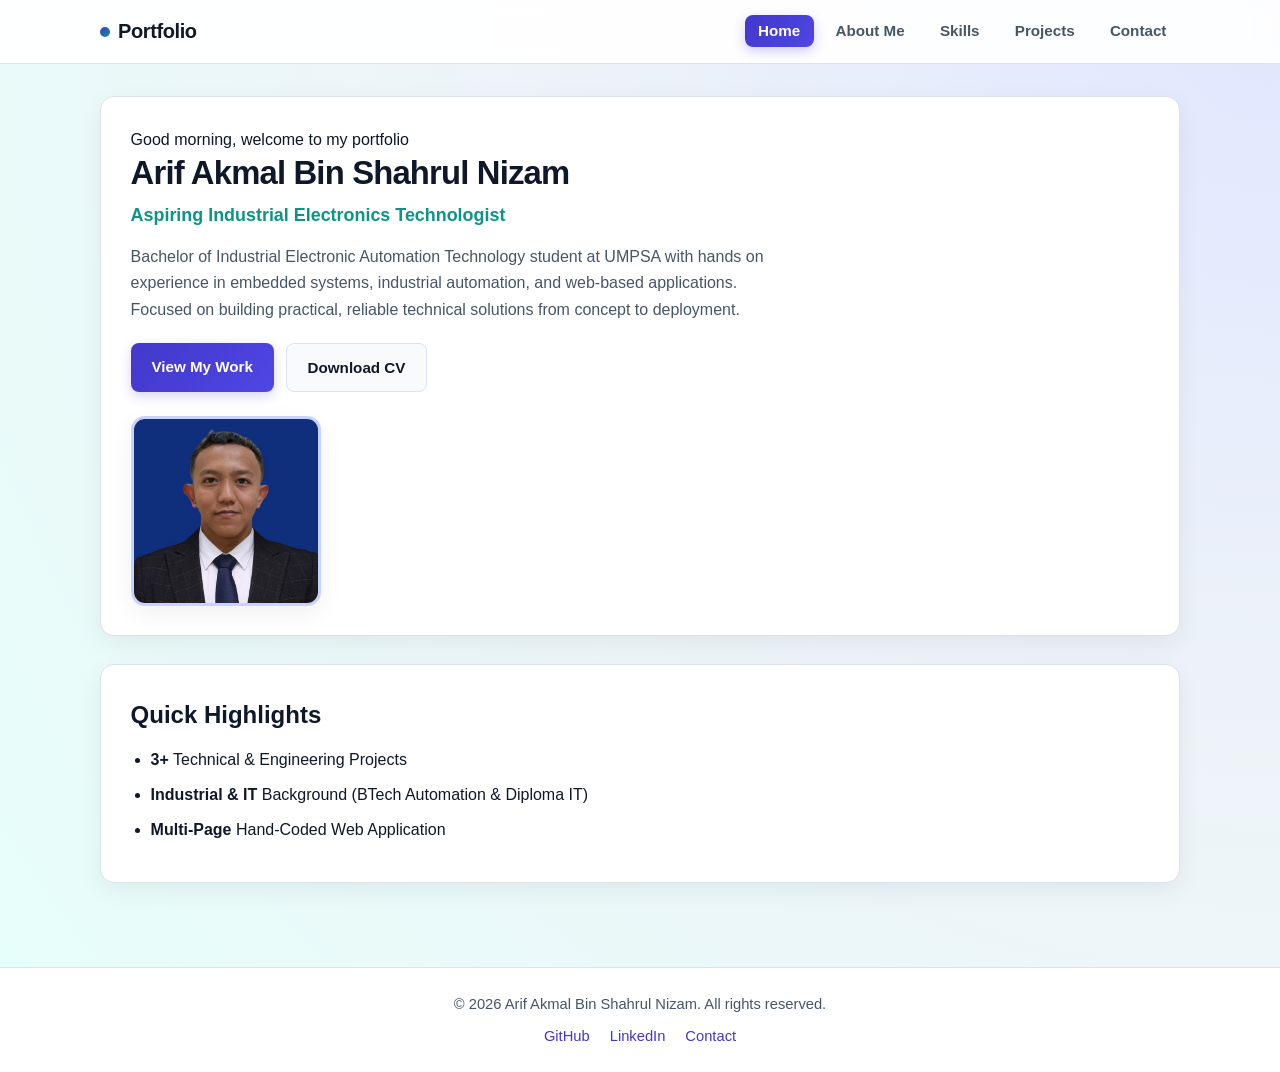
<file: index.html>
<!DOCTYPE html>
<html lang="en">
<head>
  <meta charset="UTF-8">
  <meta name="viewport" content="width=device-width, initial-scale=1.0">
  <title>Home | Personal Portfolio</title>
  <link rel="stylesheet" href="css/style.css">
</head>
<body>
  <header>
    <nav aria-label="Primary Navigation">
      <a href="index.html" class="brand">Portfolio</a>
      <button type="button" id="menu-toggle" aria-expanded="false" aria-label="Toggle navigation">Menu</button>
      <ul class="nav-links" id="nav-links">
        <li><a href="index.html" class="active" aria-current="page">Home</a></li>
        <li><a href="about.html">About Me</a></li>
        <li><a href="skills.html">Skills</a></li>
        <li><a href="projects.html">Projects</a></li>
        <li><a href="contact.html">Contact</a></li>
      </ul>
    </nav>
  </header>

  <main>
    <section class="hero">
      <p id="greeting" class="greeting">Welcome</p>
      <h1>Arif Akmal Bin Shahrul Nizam</h1>
      <p class="tagline">Aspiring <span id="typing-text">Industrial Electronics Technologist</span></p>
      <p class="intro">
        Bachelor of Industrial Electronic Automation Technology student at UMPSA with hands on experience
        in embedded systems, industrial automation, and web-based applications. Focused on building practical,
        reliable technical solutions from concept to deployment.
      </p>
      <div class="cta-group">
        <a href="projects.html" class="btn btn-primary">View My Work</a>
        <a href="docs/resume.pdf" class="btn btn-secondary" download>Download CV</a>
      </div>
      <img src="images/profile.jpg" alt="Portrait of Arif Akmal Bin Shahrul Nizam" class="profile-photo">
    </section>

    <section class="highlights">
      <h2>Quick Highlights</h2>
      <ul>
        <li><strong>3+</strong> Technical & Engineering Projects</li>
        <li><strong>Industrial & IT</strong> Background (BTech Automation & Diploma IT)</li>
        <li><strong>Multi-Page</strong> Hand-Coded Web Application</li>
      </ul>
    </section>
  </main>

  <footer>
    <p>© <span id="year">2026</span> Arif Akmal Bin Shahrul Nizam. All rights reserved.</p>
    <ul class="footer-links">
      <li><a href="https://github.com" target="_blank" rel="noopener noreferrer">GitHub</a></li>
      <li><a href="https://linkedin.com" target="_blank" rel="noopener noreferrer">LinkedIn</a></li>
      <li><a href="contact.html">Contact</a></li>
    </ul>
  </footer>

  <script src="js/script.js"></script>
</body>
</html>
</file>
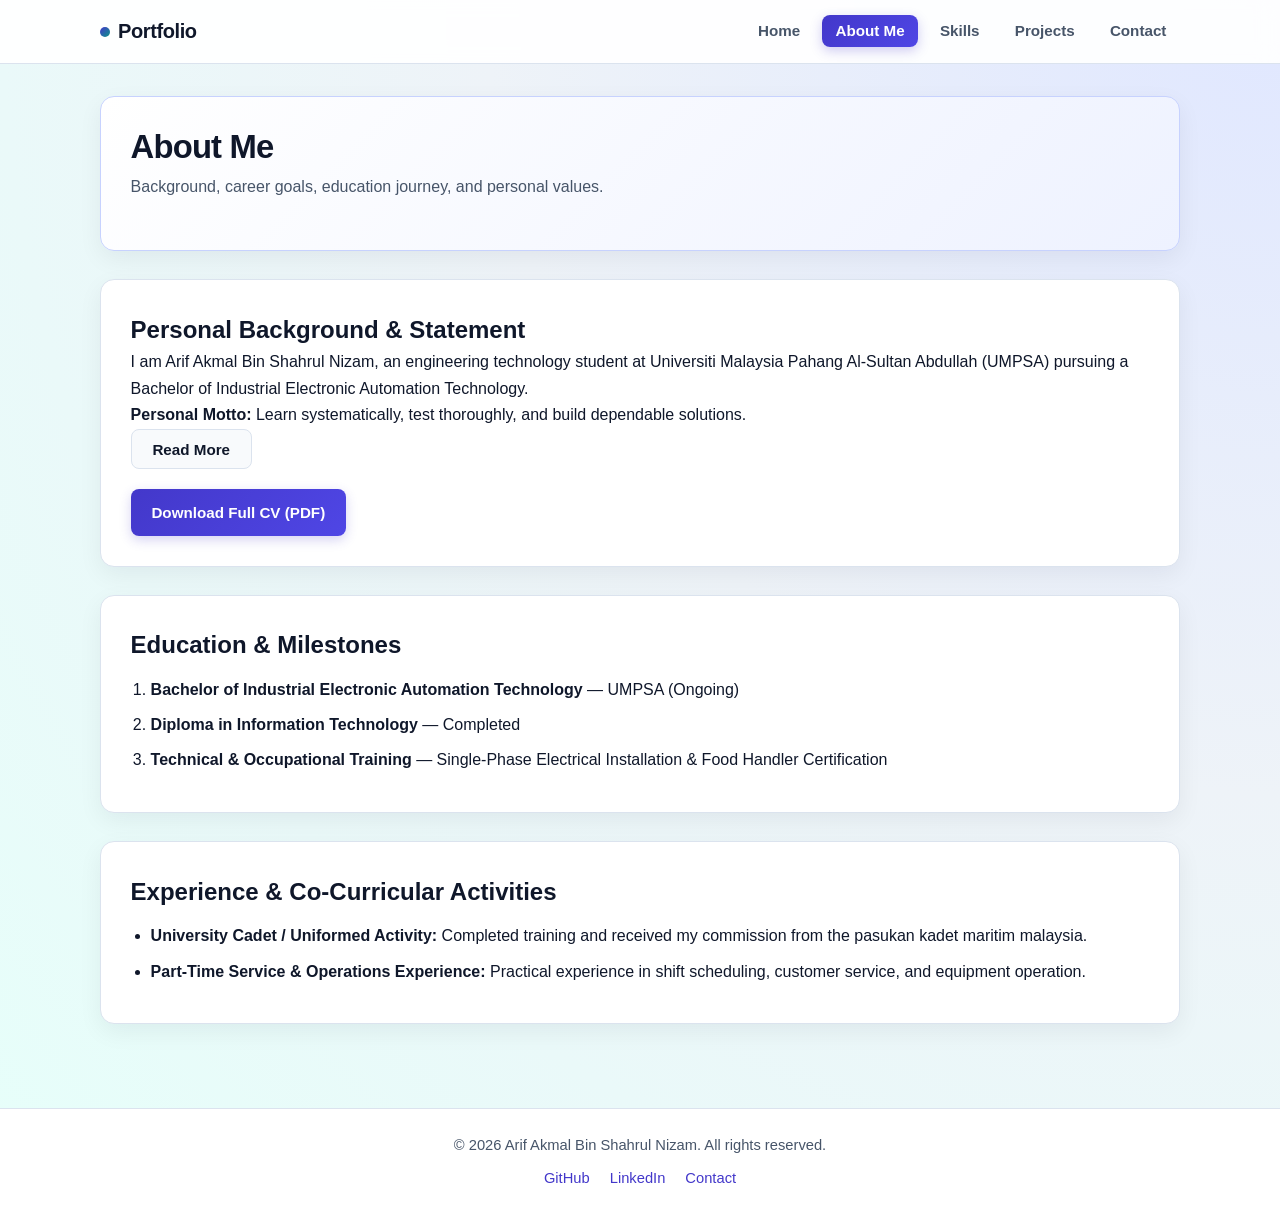
<file: about.html>
<!DOCTYPE html>
<html lang="en">
<head>
  <meta charset="UTF-8">
  <meta name="viewport" content="width=device-width, initial-scale=1.0">
  <title>About Me | Personal Portfolio</title>
  <link rel="stylesheet" href="css/style.css">
</head>
<body>
  <header>
    <nav aria-label="Primary Navigation">
      <a href="index.html" class="brand">Portfolio</a>
      <button type="button" id="menu-toggle" aria-expanded="false" aria-label="Toggle navigation">Menu</button>
      <ul class="nav-links" id="nav-links">
        <li><a href="index.html">Home</a></li>
        <li><a href="about.html" class="active" aria-current="page">About Me</a></li>
        <li><a href="skills.html">Skills</a></li>
        <li><a href="projects.html">Projects</a></li>
        <li><a href="contact.html">Contact</a></li>
      </ul>
    </nav>
  </header>

  <main>
    <section class="page-header">
      <h1>About Me</h1>
      <p>Background, career goals, education journey, and personal values.</p>
    </section>

    <section class="about-profile">
      <h2>Personal Background & Statement</h2>
      <p>
        I am Arif Akmal Bin Shahrul Nizam, an engineering technology student at Universiti Malaysia Pahang
        Al-Sultan Abdullah (UMPSA) pursuing a Bachelor of Industrial Electronic Automation Technology.
      </p>
      <p>
        <strong>Personal Motto:</strong> Learn systematically, test thoroughly, and build dependable solutions.
      </p>

      <button type="button" id="read-more-btn" class="btn btn-secondary" aria-expanded="false" aria-controls="more-about">
        Read More
      </button>

      <div id="more-about" class="collapsible-content" hidden>
        <h3>Short & Long-Term Career Goals</h3>
        <p>
          In the short term, I aim to gain practical industry exposure through industrial training and
          entry-level engineering technology roles in automation, embedded systems, or system development.
          In the long term, I aim to grow into a versatile Engineering Technologist capable of designing,
          integrating, and maintaining reliable industrial and software systems.
        </p>

        <h3>Interests & Fun Facts</h3>
        <ul>
          <li>Interested in industrial communication protocols, microcontrollers, circuit simulation, and web/mobile apps.</li>
          <li>Enjoy hands-on technical troubleshooting, structured problem-solving, and gaming in my spare time.</li>
          <li>Fun fact: I bridge both IT software fundamentals and industrial electronic hardware workflows.</li>
        </ul>
      </div>

      <p class="cv-download">
        <a href="docs/resume.pdf" class="btn btn-primary" download>Download Full CV (PDF)</a>
      </p>
    </section>

    <section class="education-section">
      <h2>Education & Milestones</h2>
      <ol class="timeline">
        <li>
          <strong>Bachelor of Industrial Electronic Automation Technology</strong> — UMPSA (Ongoing)
        </li>
        <li>
          <strong>Diploma in Information Technology</strong> — Completed
        </li>
        <li>
          <strong>Technical & Occupational Training</strong> — Single-Phase Electrical Installation & Food Handler Certification
        </li>
      </ol>
    </section>

    <section class="experience-section">
      <h2>Experience & Co-Curricular Activities</h2>
      <ul>
        <li>
          <strong>University Cadet / Uniformed Activity:</strong> Completed training and received my commission from the pasukan kadet maritim malaysia.
        </li>
        <li>
          <strong>Part-Time Service & Operations Experience:</strong> Practical experience in shift scheduling, customer service, and equipment operation.
        </li>
      </ul>
    </section>
  </main>

  <footer>
    <p>© <span id="year">2026</span> Arif Akmal Bin Shahrul Nizam. All rights reserved.</p>
    <ul class="footer-links">
      <li><a href="https://github.com" target="_blank" rel="noopener noreferrer">GitHub</a></li>
      <li><a href="https://linkedin.com" target="_blank" rel="noopener noreferrer">LinkedIn</a></li>
      <li><a href="contact.html">Contact</a></li>
    </ul>
  </footer>

  <script src="js/script.js"></script>
</body>
</html>
</file>
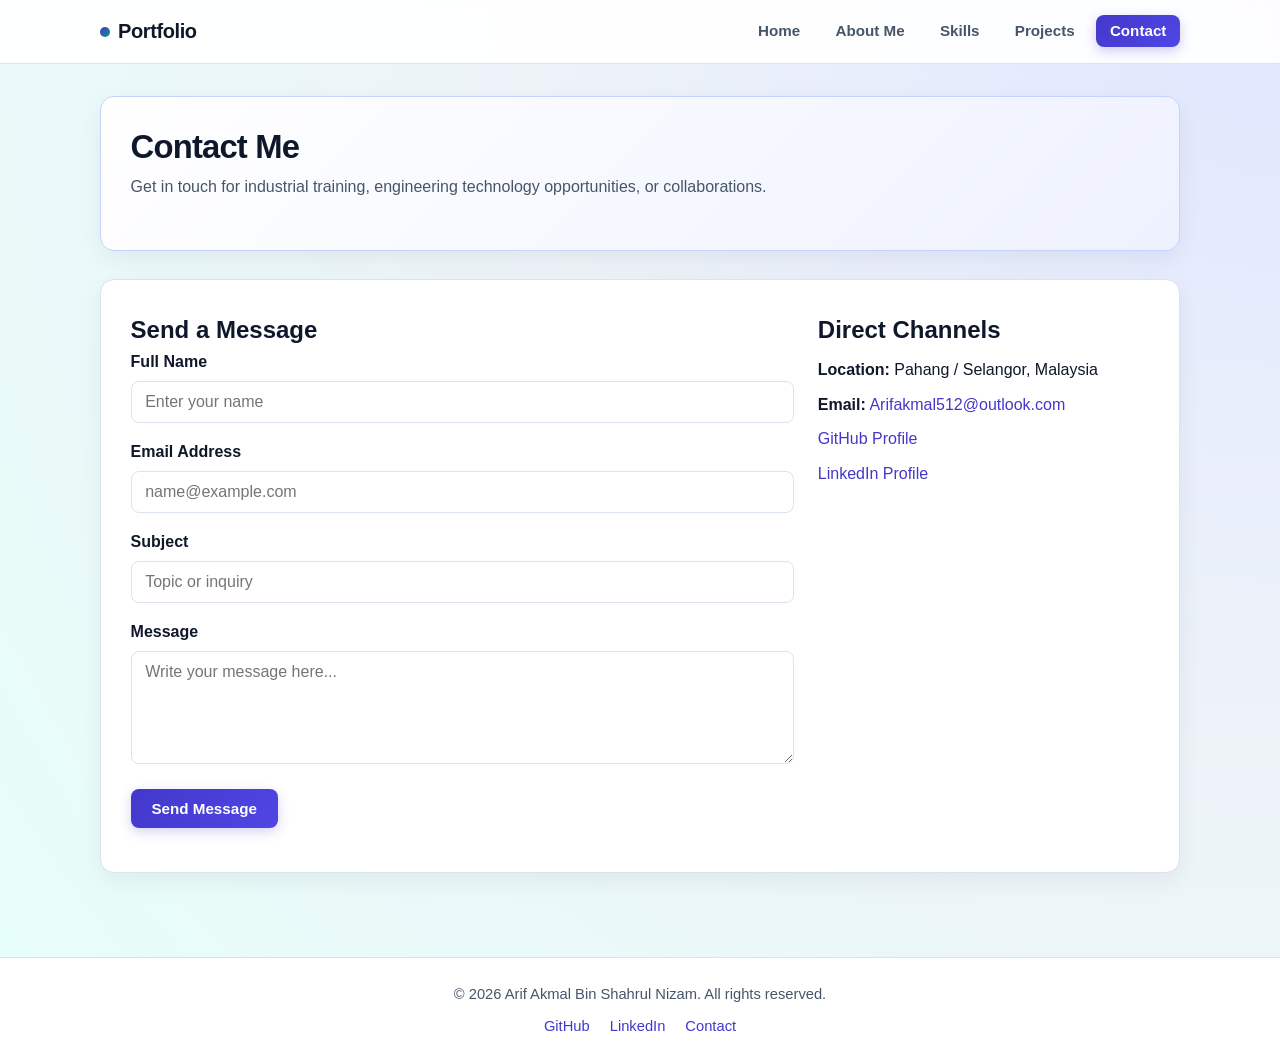
<file: contact.html>
<!DOCTYPE html>
<html lang="en">
<head>
  <meta charset="UTF-8">
  <meta name="viewport" content="width=device-width, initial-scale=1.0">
  <title>Contact | Personal Portfolio</title>
  <link rel="stylesheet" href="css/style.css">
</head>
<body>
  <header>
    <nav aria-label="Primary Navigation">
      <a href="index.html" class="brand">Portfolio</a>
      <button type="button" id="menu-toggle" aria-expanded="false" aria-label="Toggle navigation">Menu</button>
      <ul class="nav-links" id="nav-links">
        <li><a href="index.html">Home</a></li>
        <li><a href="about.html">About Me</a></li>
        <li><a href="skills.html">Skills</a></li>
        <li><a href="projects.html">Projects</a></li>
        <li><a href="contact.html" class="active" aria-current="page">Contact</a></li>
      </ul>
    </nav>
  </header>

  <main>
    <section class="page-header">
      <h1>Contact Me</h1>
      <p>Get in touch for industrial training, engineering technology opportunities, or collaborations.</p>
    </section>

    <section class="contact-layout">
      <div class="contact-form-box">
        <h2>Send a Message</h2>
        <form id="contact-form" novalidate>
          <div class="form-group">
            <label for="name">Full Name</label>
            <input type="text" id="name" name="name" placeholder="Enter your name">
            <small class="error-msg" id="name-error" aria-live="polite"></small>
          </div>

          <div class="form-group">
            <label for="email">Email Address</label>
            <input type="email" id="email" name="email" placeholder="name@example.com">
            <small class="error-msg" id="email-error" aria-live="polite"></small>
          </div>

          <div class="form-group">
            <label for="subject">Subject</label>
            <input type="text" id="subject" name="subject" placeholder="Topic or inquiry">
            <small class="error-msg" id="subject-error" aria-live="polite"></small>
          </div>

          <div class="form-group">
            <label for="message">Message</label>
            <textarea id="message" name="message" rows="5" placeholder="Write your message here..."></textarea>
            <small class="error-msg" id="message-error" aria-live="polite"></small>
          </div>

          <button type="submit" class="btn btn-primary">Send Message</button>
          <p id="form-status" class="form-status" role="status" aria-live="polite"></p>
        </form>
      </div>

      <aside class="contact-details">
        <h2>Direct Channels</h2>
        <p><strong>Location:</strong> Pahang / Selangor, Malaysia</p>
        <p><strong>Email:</strong> <a href="mailto:Arifakmal512@outlook.com">Arifakmal512@outlook.com</a></p>
        <ul class="social-list">
          <li><a href="https://github.com" target="_blank" rel="noopener noreferrer">GitHub Profile</a></li>
          <li><a href="https://linkedin.com" target="_blank" rel="noopener noreferrer">LinkedIn Profile</a></li>
        </ul>
      </aside>
    </section>
  </main>

  <footer>
    <p>© <span id="year">2026</span> Arif Akmal Bin Shahrul Nizam. All rights reserved.</p>
    <ul class="footer-links">
      <li><a href="https://github.com" target="_blank" rel="noopener noreferrer">GitHub</a></li>
      <li><a href="https://linkedin.com" target="_blank" rel="noopener noreferrer">LinkedIn</a></li>
      <li><a href="contact.html">Contact</a></li>
    </ul>
  </footer>

  <script src="js/script.js"></script>
  <script>
    (function () {
      const form = document.getElementById("contact-form");
      if (!form) return;

      form.addEventListener("submit", function (e) {
        e.preventDefault();

        const nameInput = document.getElementById("name");
        const emailInput = document.getElementById("email");
        const subjectInput = document.getElementById("subject");
        const messageInput = document.getElementById("message");

        const nameError = document.getElementById("name-error");
        const emailError = document.getElementById("email-error");
        const subjectError = document.getElementById("subject-error");
        const messageError = document.getElementById("message-error");
        const statusEl = document.getElementById("form-status");

        const name = nameInput ? nameInput.value.trim() : "";
        const email = emailInput ? emailInput.value.trim() : "";
        const subjectText = subjectInput ? subjectInput.value.trim() : "";
        const message = messageInput ? messageInput.value.trim() : "";

        if (nameError) nameError.textContent = "";
        if (emailError) emailError.textContent = "";
        if (subjectError) subjectError.textContent = "";
        if (messageError) messageError.textContent = "";
        if (statusEl) statusEl.textContent = "";

        let isValid = true;
        const emailPattern = /^[^\s@]+@[^\s@]+\.[^\s@]+$/;

        if (!name) {
          if (nameError) nameError.textContent = "Please enter your full name.";
          isValid = false;
        }

        if (!email || !emailPattern.test(email)) {
          if (emailError) emailError.textContent = "Please enter a valid email address.";
          isValid = false;
        }

        if (!message) {
          if (messageError) messageError.textContent = "Please enter your message.";
          isValid = false;
        }

        if (!isValid) {
          if (statusEl) statusEl.textContent = "Please fix the highlighted fields above.";
          return;
        }

        const recipient = "Arifakmal512@outlook.com";
        const finalSubject = encodeURIComponent(
          subjectText ? subjectText : `Portfolio Inquiry from ${name}`
        );
        const finalBody = encodeURIComponent(
          `Name: ${name}\nEmail: ${email}\n\nMessage:\n${message}`
        );

        if (statusEl) {
          statusEl.textContent = "Opening your email app...";
        }

        window.location.href = `mailto:${recipient}?subject=${finalSubject}&body=${finalBody}`;
      });
    })();
  </script>
</body>
</html>
</file>
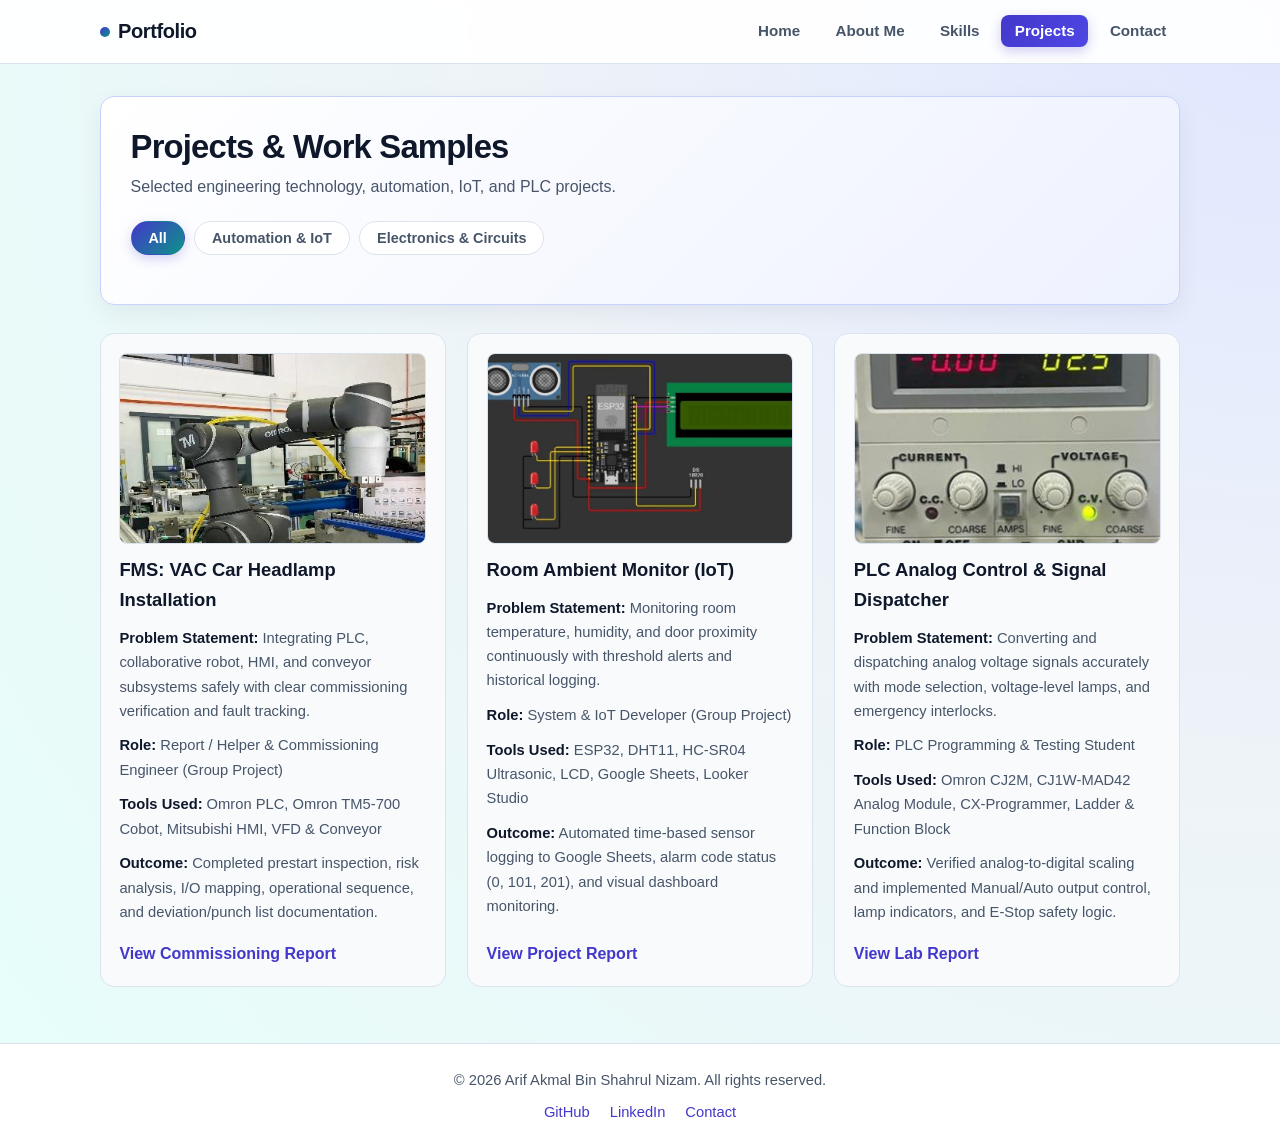
<file: projects.html>
<!DOCTYPE html>
<html lang="en">
<head>
  <meta charset="UTF-8">
  <meta name="viewport" content="width=device-width, initial-scale=1.0">
  <title>Projects | Personal Portfolio</title>
  <link rel="stylesheet" href="css/style.css">
</head>
<body>
  <header>
    <nav aria-label="Primary Navigation">
      <a href="index.html" class="brand">Portfolio</a>
      <button type="button" id="menu-toggle" aria-expanded="false" aria-label="Toggle navigation">Menu</button>
      <ul class="nav-links" id="nav-links">
        <li><a href="index.html">Home</a></li>
        <li><a href="about.html">About Me</a></li>
        <li><a href="skills.html">Skills</a></li>
        <li><a href="projects.html" class="active" aria-current="page">Projects</a></li>
        <li><a href="contact.html">Contact</a></li>
      </ul>
    </nav>
  </header>

  <main>
    <section class="page-header">
      <h1>Projects & Work Samples</h1>
      <p>Selected engineering technology, automation, IoT, and PLC projects.</p>
      <div class="filter-buttons" role="group" aria-label="Filter projects by category">
        <button type="button" class="filter-btn active" data-filter="all">All</button>
        <button type="button" class="filter-btn" data-filter="automation">Automation & IoT</button>
        <button type="button" class="filter-btn" data-filter="electronics">Electronics & Circuits</button>
      </div>
    </section>

    <div class="projects-grid">
      <article class="project-card" data-category="automation">
        <img src="images/project-iot.jpg" alt="Flexible Manufacturing System Headlamp Installation">
        <h2>FMS: VAC Car Headlamp Installation</h2>
        <p><strong>Problem Statement:</strong> Integrating PLC, collaborative robot, HMI, and conveyor subsystems safely with clear commissioning verification and fault tracking.</p>
        <p><strong>Role:</strong> Report / Helper & Commissioning Engineer (Group Project)</p>
        <p><strong>Tools Used:</strong> Omron PLC, Omron TM5-700 Cobot, Mitsubishi HMI, VFD & Conveyor</p>
        <p><strong>Outcome:</strong> Completed prestart inspection, risk analysis, I/O mapping, operational sequence, and deviation/punch list documentation.</p>
        <a href="docs/ReportProjectFMS.pdf" class="project-link" target="_blank" rel="noopener noreferrer">View Commissioning Report</a>
      </article>

      <article class="project-card" data-category="automation">
        <img src="images/project-circuit.jpg" alt="Room Ambient Monitor IoT System">
        <h2>Room Ambient Monitor (IoT)</h2>
        <p><strong>Problem Statement:</strong> Monitoring room temperature, humidity, and door proximity continuously with threshold alerts and historical logging.</p>
        <p><strong>Role:</strong> System & IoT Developer (Group Project)</p>
        <p><strong>Tools Used:</strong> ESP32, DHT11, HC-SR04 Ultrasonic, LCD, Google Sheets, Looker Studio</p>
        <p><strong>Outcome:</strong> Automated time-based sensor logging to Google Sheets, alarm code status (0, 101, 201), and visual dashboard monitoring.</p>
        <a href="docs/RoomAmbientMonitorReport.pdf" class="project-link" target="_blank" rel="noopener noreferrer">View Project Report</a>
      </article>

      <article class="project-card" data-category="electronics">
        <img src="images/project-web.jpg" alt="PLC Analog Control and Signal Dispatcher">
        <h2>PLC Analog Control & Signal Dispatcher</h2>
        <p><strong>Problem Statement:</strong> Converting and dispatching analog voltage signals accurately with mode selection, voltage-level lamps, and emergency interlocks.</p>
        <p><strong>Role:</strong> PLC Programming & Testing Student</p>
        <p><strong>Tools Used:</strong> Omron CJ2M, CJ1W-MAD42 Analog Module, CX-Programmer, Ladder & Function Block</p>
        <p><strong>Outcome:</strong> Verified analog-to-digital scaling and implemented Manual/Auto output control, lamp indicators, and E-Stop safety logic.</p>
        <a href="docs/Lab2PLCAnalogControl.pdf" class="project-link" target="_blank" rel="noopener noreferrer">View Lab Report</a>
      </article>
    </div>
  </main>

  <footer>
    <p>© <span id="year">2026</span> Arif Akmal Bin Shahrul Nizam. All rights reserved.</p>
    <ul class="footer-links">
      <li><a href="https://github.com" target="_blank" rel="noopener noreferrer">GitHub</a></li>
      <li><a href="https://linkedin.com" target="_blank" rel="noopener noreferrer">LinkedIn</a></li>
      <li><a href="contact.html">Contact</a></li>
    </ul>
  </footer>

  <script src="js/script.js"></script>
</body>
</html>
</file>
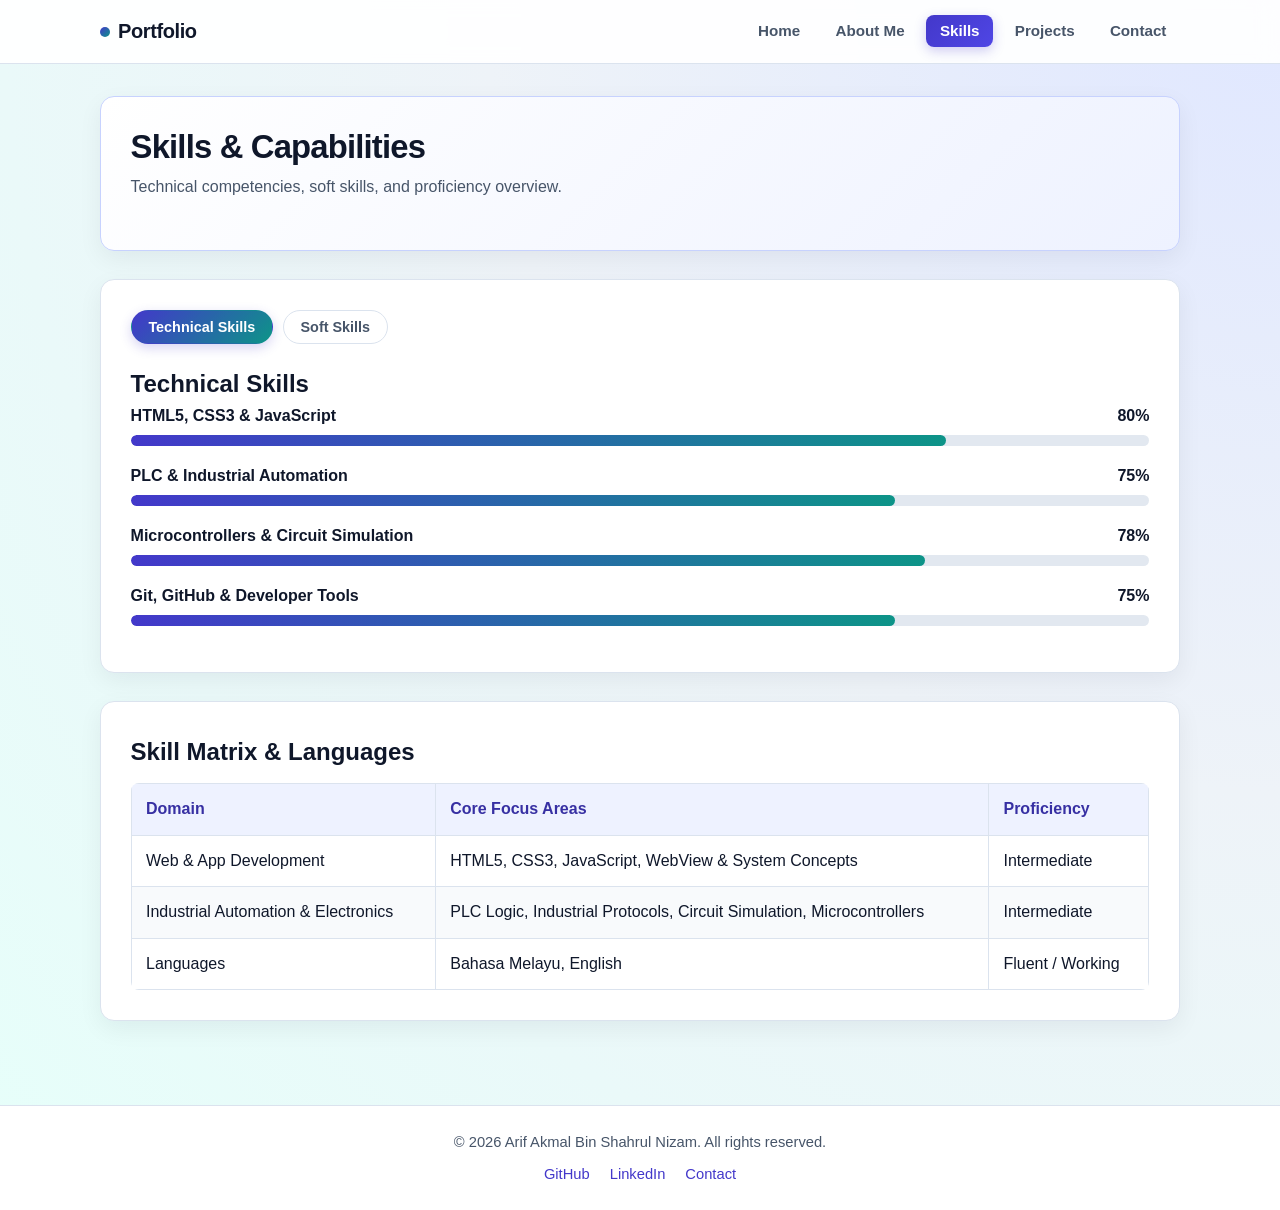
<file: skills.html>
<!DOCTYPE html>
<html lang="en">
<head>
  <meta charset="UTF-8">
  <meta name="viewport" content="width=device-width, initial-scale=1.0">
  <title>Skills | Personal Portfolio</title>
  <link rel="stylesheet" href="css/style.css">
</head>
<body>
  <header>
    <nav aria-label="Primary Navigation">
      <a href="index.html" class="brand">Portfolio</a>
      <button type="button" id="menu-toggle" aria-expanded="false" aria-label="Toggle navigation">Menu</button>
      <ul class="nav-links" id="nav-links">
        <li><a href="index.html">Home</a></li>
        <li><a href="about.html">About Me</a></li>
        <li><a href="skills.html" class="active" aria-current="page">Skills</a></li>
        <li><a href="projects.html">Projects</a></li>
        <li><a href="contact.html">Contact</a></li>
      </ul>
    </nav>
  </header>

  <main>
    <section class="page-header">
      <h1>Skills & Capabilities</h1>
      <p>Technical competencies, soft skills, and proficiency overview.</p>
    </section>

    <section class="skill-tabs-section">
      <div class="tab-buttons" role="tablist" aria-label="Skill Categories">
        <button type="button" class="tab-btn active" data-tab="technical">Technical Skills</button>
        <button type="button" class="tab-btn" data-tab="soft">Soft Skills</button>
      </div>

      <div id="technical" class="tab-panel active">
        <h2>Technical Skills</h2>
        <div class="skill-item">
          <div class="skill-header">
            <span>HTML5, CSS3 & JavaScript</span>
            <span class="skill-level" data-level="80%">80%</span>
          </div>
          <div class="progress-bar">
            <div class="progress-fill" data-width="80%"></div>
          </div>
        </div>

        <div class="skill-item">
          <div class="skill-header">
            <span>PLC & Industrial Automation</span>
            <span class="skill-level" data-level="75%">75%</span>
          </div>
          <div class="progress-bar">
            <div class="progress-fill" data-width="75%"></div>
          </div>
        </div>

        <div class="skill-item">
          <div class="skill-header">
            <span>Microcontrollers & Circuit Simulation</span>
            <span class="skill-level" data-level="78%">78%</span>
          </div>
          <div class="progress-bar">
            <div class="progress-fill" data-width="78%"></div>
          </div>
        </div>

        <div class="skill-item">
          <div class="skill-header">
            <span>Git, GitHub & Developer Tools</span>
            <span class="skill-level" data-level="75%">75%</span>
          </div>
          <div class="progress-bar">
            <div class="progress-fill" data-width="75%"></div>
          </div>
        </div>
      </div>

      <div id="soft" class="tab-panel">
        <h2>Soft Skills</h2>
        <div class="skill-item">
          <div class="skill-header">
            <span>Problem Solving & Troubleshooting</span>
            <span class="skill-level" data-level="85%">85%</span>
          </div>
          <div class="progress-bar">
            <div class="progress-fill" data-width="85%"></div>
          </div>
        </div>

        <div class="skill-item">
          <div class="skill-header">
            <span>Teamwork & Collaboration</span>
            <span class="skill-level" data-level="85%">85%</span>
          </div>
          <div class="progress-bar">
            <div class="progress-fill" data-width="85%"></div>
          </div>
        </div>

        <div class="skill-item">
          <div class="skill-header">
            <span>Time Management & Adaptability</span>
            <span class="skill-level" data-level="80%">80%</span>
          </div>
          <div class="progress-bar">
            <div class="progress-fill" data-width="80%"></div>
          </div>
        </div>
      </div>
    </section>

    <section class="summary-table-section">
      <h2>Skill Matrix & Languages</h2>
      <table>
        <thead>
          <tr>
            <th>Domain</th>
            <th>Core Focus Areas</th>
            <th>Proficiency</th>
          </tr>
        </thead>
        <tbody>
          <tr>
            <td>Web & App Development</td>
            <td>HTML5, CSS3, JavaScript, WebView & System Concepts</td>
            <td>Intermediate</td>
          </tr>
          <tr>
            <td>Industrial Automation & Electronics</td>
            <td>PLC Logic, Industrial Protocols, Circuit Simulation, Microcontrollers</td>
            <td>Intermediate</td>
          </tr>
          <tr>
            <td>Languages</td>
            <td>Bahasa Melayu, English</td>
            <td>Fluent / Working</td>
          </tr>
        </tbody>
      </table>
    </section>
  </main>

  <footer>
    <p>© <span id="year">2026</span> Arif Akmal Bin Shahrul Nizam. All rights reserved.</p>
    <ul class="footer-links">
      <li><a href="https://github.com" target="_blank" rel="noopener noreferrer">GitHub</a></li>
      <li><a href="https://linkedin.com" target="_blank" rel="noopener noreferrer">LinkedIn</a></li>
      <li><a href="contact.html">Contact</a></li>
    </ul>
  </footer>

  <script src="js/script.js"></script>
</body>
</html>
</file>
<file: css/style.css>
:root {
  --bg-color: #eef3f8;
  --surface-color: #ffffff;
  --surface-tint: #f8fafc;
  --text-color: #0f172a;
  --muted-color: #475569;
  --primary-color: #4338ca;
  --primary-hover: #3730a3;
  --primary-soft: #eef2ff;
  --accent-color: #0d9488;
  --accent-soft: #f0fdfa;
  --border-color: #dbe3ee;
  --error-color: #dc2626;
  --success-color: #15803d;
  --radius: 14px;
  --radius-sm: 8px;
  --shadow: 0 8px 24px rgba(15, 23, 42, 0.06);
  --shadow-lg: 0 16px 34px rgba(67, 56, 202, 0.12);
  --transition: all 0.22s ease;
}

*,
*::before,
*::after {
  box-sizing: border-box;
  margin: 0;
  padding: 0;
}

html {
  scroll-behavior: smooth;
}

body {
  font-family: "Segoe UI", Tahoma, Geneva, Verdana, sans-serif;
  background: radial-gradient(circle at top right, #e0e7ff 0%, var(--bg-color) 45%, #e6fffa 100%);
  color: var(--text-color);
  line-height: 1.65;
  min-height: 100vh;
}

img {
  max-width: 100%;
  height: auto;
  display: block;
}

a {
  color: var(--primary-color);
  text-decoration: none;
  transition: var(--transition);
}

a:hover {
  color: var(--primary-hover);
}

/* Header & Navigation */
header {
  background-color: rgba(255, 255, 255, 0.92);
  backdrop-filter: blur(10px);
  border-bottom: 1px solid var(--border-color);
  position: sticky;
  top: 0;
  z-index: 100;
}

nav {
  max-width: 1120px;
  margin: 0 auto;
  padding: 0.95rem 1.25rem;
  display: flex;
  align-items: center;
  justify-content: space-between;
  gap: 1rem;
}

.brand {
  font-size: 1.25rem;
  font-weight: 800;
  letter-spacing: -0.02em;
  color: var(--text-color);
  display: inline-flex;
  align-items: center;
  gap: 0.5rem;
}

.brand::before {
  content: "";
  width: 10px;
  height: 10px;
  border-radius: 50%;
  background: linear-gradient(135deg, var(--primary-color), var(--accent-color));
}

.nav-links {
  list-style: none;
  display: flex;
  align-items: center;
  gap: 0.5rem;
}

.nav-links a {
  padding: 0.45rem 0.85rem;
  border-radius: var(--radius-sm);
  color: var(--muted-color);
  font-weight: 600;
  font-size: 0.95rem;
}

.nav-links a:hover {
  background-color: var(--primary-soft);
  color: var(--primary-color);
}

.nav-links a.active {
  background: linear-gradient(135deg, var(--primary-color), #4f46e5);
  color: #ffffff;
  box-shadow: 0 4px 12px rgba(67, 56, 202, 0.25);
}

#menu-toggle {
  display: none;
  padding: 0.45rem 0.85rem;
  border: 1px solid var(--border-color);
  border-radius: var(--radius-sm);
  background-color: var(--surface-color);
  color: var(--text-color);
  font-weight: 600;
  cursor: pointer;
}

/* Main Content */
main {
  max-width: 1120px;
  margin: 0 auto;
  padding: 2rem 1.25rem 3.5rem;
}

section {
  background-color: var(--surface-color);
  border: 1px solid var(--border-color);
  border-radius: var(--radius);
  padding: 1.85rem;
  margin-bottom: 1.75rem;
  box-shadow: var(--shadow);
}

.page-header {
  background: linear-gradient(135deg, #ffffff 0%, var(--primary-soft) 100%);
  border-color: #c7d2fe;
}

.page-header h1,
.hero h1 {
  font-size: 2.05rem;
  font-weight: 800;
  letter-spacing: -0.025em;
  line-height: 1.2;
  margin-bottom: 0.5rem;
  color: var(--text-color);
}

.tagline {
  font-size: 1.12rem;
  font-weight: 700;
  color: var(--accent-color);
  margin-bottom: 0.85rem;
}

.intro,
.page-header p {
  color: var(--muted-color);
  margin-bottom: 1.25rem;
  max-width: 72ch;
}

/* Buttons */
.btn {
  display: inline-block;
  padding: 0.68rem 1.3rem;
  border-radius: var(--radius-sm);
  font-weight: 600;
  font-size: 0.95rem;
  border: none;
  cursor: pointer;
  transition: var(--transition);
}

.btn-primary {
  background: linear-gradient(135deg, var(--primary-color), #4f46e5);
  color: #ffffff;
  box-shadow: 0 4px 12px rgba(67, 56, 202, 0.22);
}

.btn-primary:hover {
  background: linear-gradient(135deg, var(--primary-hover), var(--primary-color));
  color: #ffffff;
  transform: translateY(-2px);
  box-shadow: 0 8px 18px rgba(67, 56, 202, 0.28);
}

.btn-secondary {
  background-color: var(--surface-tint);
  color: var(--text-color);
  border: 1px solid var(--border-color);
}

.btn-secondary:hover {
  background-color: var(--primary-soft);
  color: var(--primary-color);
  border-color: #c7d2fe;
  transform: translateY(-1px);
}

.cta-group {
  display: flex;
  flex-wrap: wrap;
  gap: 0.75rem;
  margin-bottom: 1.5rem;
}

.profile-photo {
  width: 190px;
  aspect-ratio: 1 / 1;
  object-fit: cover;
  border-radius: var(--radius);
  border: 3px solid #c7d2fe;
  box-shadow: var(--shadow);
}

.highlights ul,
.timeline,
.experience-section ul {
  padding-left: 1.25rem;
  margin-top: 0.75rem;
}

.highlights li,
.timeline li,
.experience-section li {
  margin-bottom: 0.55rem;
}

/* Collapsible & Tabs */
.collapsible-content {
  margin-top: 1rem;
  padding-top: 1rem;
  border-top: 1px dashed var(--border-color);
}

.collapsible-content h3 {
  margin-top: 0.75rem;
  margin-bottom: 0.35rem;
  color: var(--primary-color);
}

.cv-download {
  margin-top: 1.25rem;
}

.tab-buttons,
.filter-buttons {
  display: flex;
  flex-wrap: wrap;
  gap: 0.6rem;
  margin-bottom: 1.25rem;
}

.tab-btn,
.filter-btn {
  padding: 0.5rem 1.05rem;
  border: 1px solid var(--border-color);
  border-radius: 999px;
  background-color: var(--surface-color);
  color: var(--muted-color);
  font-weight: 600;
  font-size: 0.9rem;
  cursor: pointer;
  transition: var(--transition);
}

.tab-btn:hover,
.filter-btn:hover {
  background-color: var(--primary-soft);
  color: var(--primary-color);
  border-color: #a5b4fc;
}

.tab-btn.active,
.filter-btn.active {
  background: linear-gradient(135deg, var(--primary-color), var(--accent-color));
  color: #ffffff;
  border-color: transparent;
  box-shadow: 0 4px 12px rgba(67, 56, 202, 0.22);
}

.tab-panel {
  display: none;
}

.tab-panel.active {
  display: block;
}

.skill-item {
  margin-bottom: 1.05rem;
}

.skill-header {
  display: flex;
  justify-content: space-between;
  font-weight: 600;
  margin-bottom: 0.35rem;
}

.progress-bar {
  width: 100%;
  height: 11px;
  background-color: #e2e8f0;
  border-radius: 999px;
  overflow: hidden;
}

.progress-fill {
  height: 100%;
  width: 0;
  background: linear-gradient(90deg, var(--primary-color), var(--accent-color));
  border-radius: 999px;
  transition: width 0.8s ease;
}

/* Table */
table {
  width: 100%;
  border-collapse: collapse;
  margin-top: 0.75rem;
  border-radius: var(--radius-sm);
  overflow: hidden;
}

th,
td {
  border: 1px solid var(--border-color);
  padding: 0.75rem 0.9rem;
  text-align: left;
}

th {
  background-color: var(--primary-soft);
  color: var(--primary-hover);
  font-weight: 700;
}

tr:nth-child(even) td {
  background-color: var(--surface-tint);
}

/* Projects Grid */
.projects-grid {
  display: grid;
  grid-template-columns: repeat(3, 1fr);
  gap: 1.35rem;
}

.project-card {
  border: 1px solid var(--border-color);
  border-radius: var(--radius);
  padding: 1.15rem;
  background-color: var(--surface-tint);
  display: flex;
  flex-direction: column;
  gap: 0.65rem;
  transition: var(--transition);
}

.project-card:hover {
  background-color: var(--surface-color);
  border-color: #a5b4fc;
  transform: translateY(-4px);
  box-shadow: var(--shadow-lg);
}

.project-card img {
  width: 100%;
  aspect-ratio: 16 / 10;
  object-fit: cover;
  border-radius: var(--radius-sm);
  border: 1px solid var(--border-color);
  background-color: #e2e8f0;
}

.project-card h2 {
  font-size: 1.15rem;
  color: var(--text-color);
}

.project-card p {
  font-size: 0.92rem;
  color: var(--muted-color);
}

.project-card p strong {
  color: var(--text-color);
}

.project-link {
  margin-top: auto;
  padding-top: 0.4rem;
  font-weight: 700;
  color: var(--primary-color);
}

.project-link:hover {
  color: var(--accent-color);
  text-decoration: underline;
}

/* Contact Layout & Form */
.contact-layout {
  display: grid;
  grid-template-columns: 2fr 1fr;
  gap: 1.5rem;
}

.form-group {
  margin-bottom: 1rem;
}

label {
  display: block;
  font-weight: 600;
  margin-bottom: 0.35rem;
}

input,
textarea {
  width: 100%;
  padding: 0.68rem 0.85rem;
  border: 1px solid var(--border-color);
  border-radius: var(--radius-sm);
  font-family: inherit;
  font-size: 1rem;
  background-color: var(--surface-color);
  color: var(--text-color);
}

input:focus,
textarea:focus {
  outline: 3px solid var(--primary-soft);
  border-color: var(--primary-color);
}

.error-msg {
  color: var(--error-color);
  font-size: 0.85rem;
  display: block;
  margin-top: 0.25rem;
}

.form-status {
  margin-top: 0.9rem;
  font-weight: 600;
}

.form-status.success {
  color: var(--success-color);
}

.form-status.error {
  color: var(--error-color);
}

.contact-details p,
.social-list {
  margin-top: 0.5rem;
}

.social-list {
  list-style: none;
  display: flex;
  flex-direction: column;
  gap: 0.5rem;
}

/* Footer */
footer {
  background-color: var(--surface-color);
  border-top: 1px solid var(--border-color);
  padding: 1.5rem 1.25rem;
  text-align: center;
  color: var(--muted-color);
  font-size: 0.92rem;
}

.footer-links {
  list-style: none;
  display: flex;
  justify-content: center;
  gap: 1.25rem;
  margin-top: 0.5rem;
}

/* Responsive Breakpoints */
@media (max-width: 768px) {
  #menu-toggle {
    display: inline-block;
  }

  .nav-links {
    display: none;
    position: absolute;
    top: 100%;
    left: 0;
    right: 0;
    background-color: var(--surface-color);
    border-bottom: 1px solid var(--border-color);
    flex-direction: column;
    padding: 1rem;
    gap: 0.5rem;
    box-shadow: var(--shadow);
  }

  .nav-links.open {
    display: flex;
  }

  .projects-grid,
  .contact-layout {
    grid-template-columns: 1fr;
  }
}

@media (max-width: 480px) {
  .page-header h1,
  .hero h1 {
    font-size: 1.6rem;
  }

  section {
    padding: 1.25rem;
  }

  table {
    font-size: 0.9rem;
  }
}
</file>
